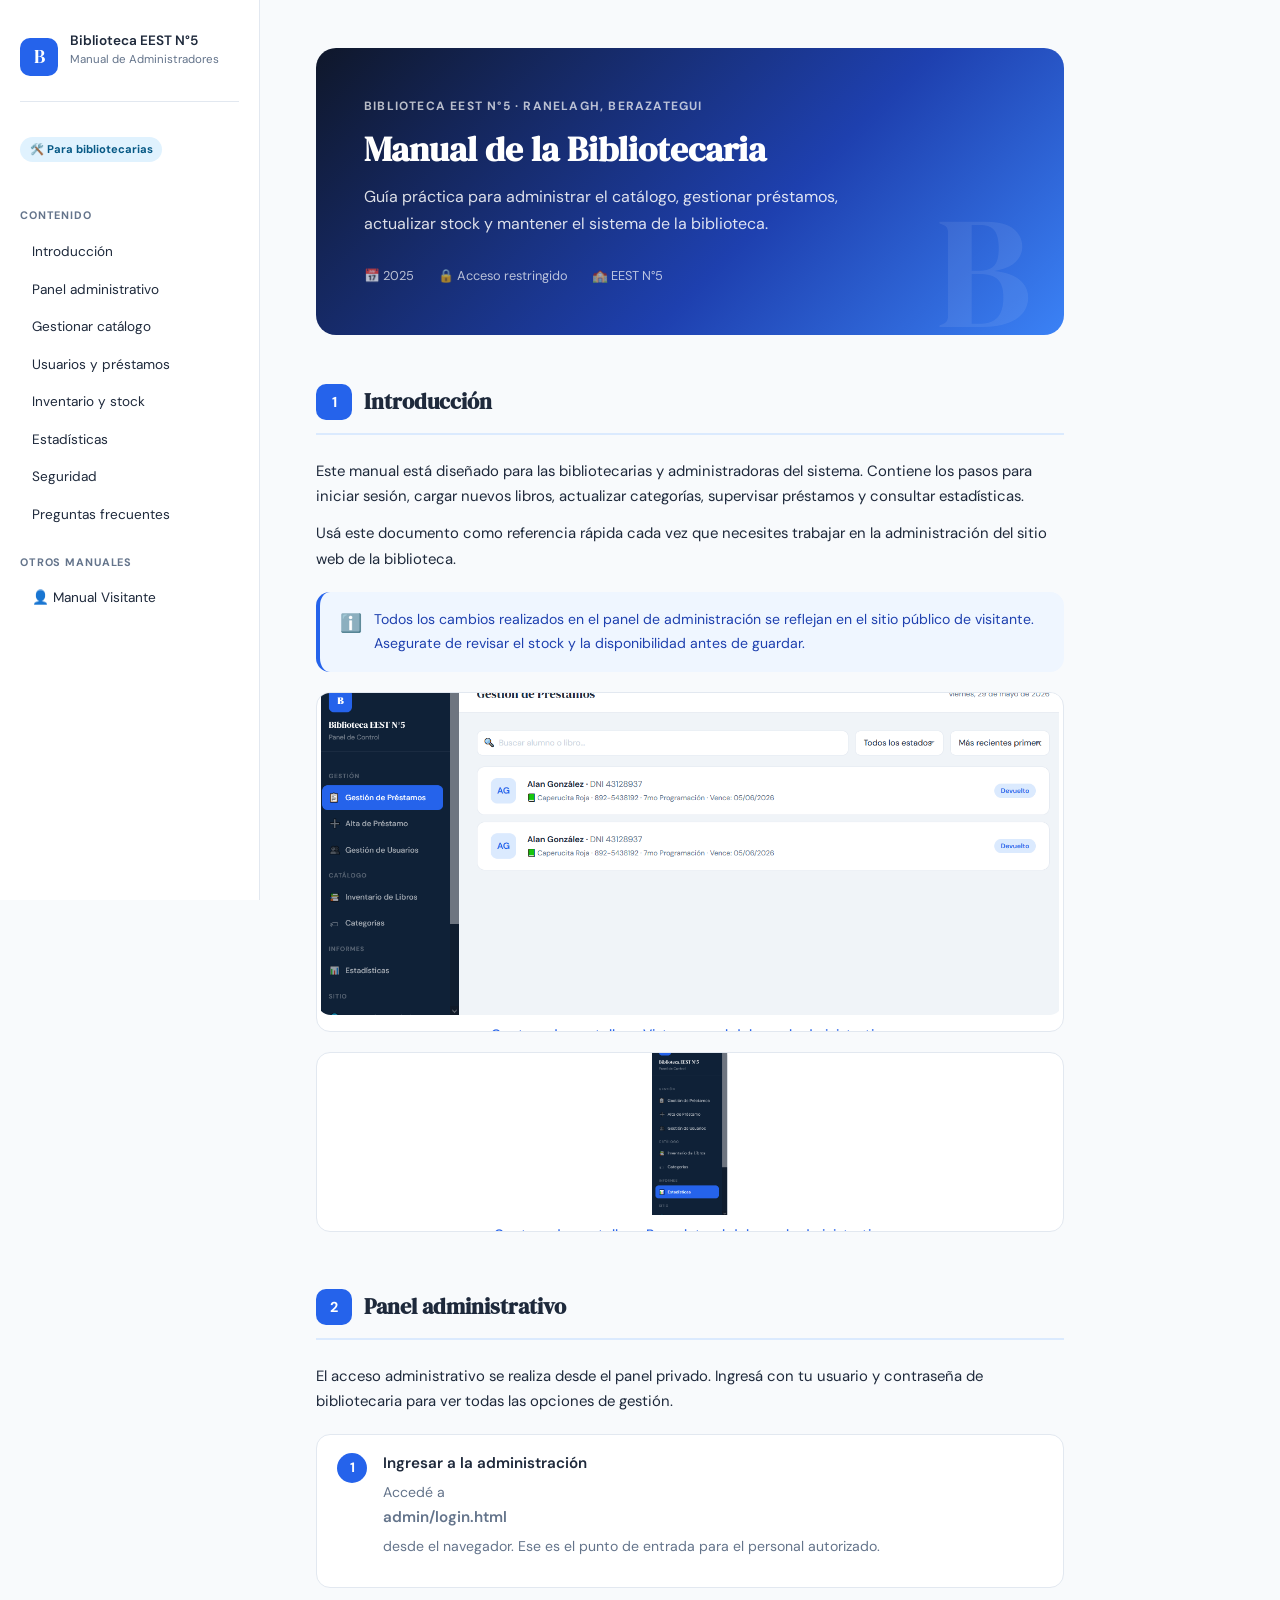
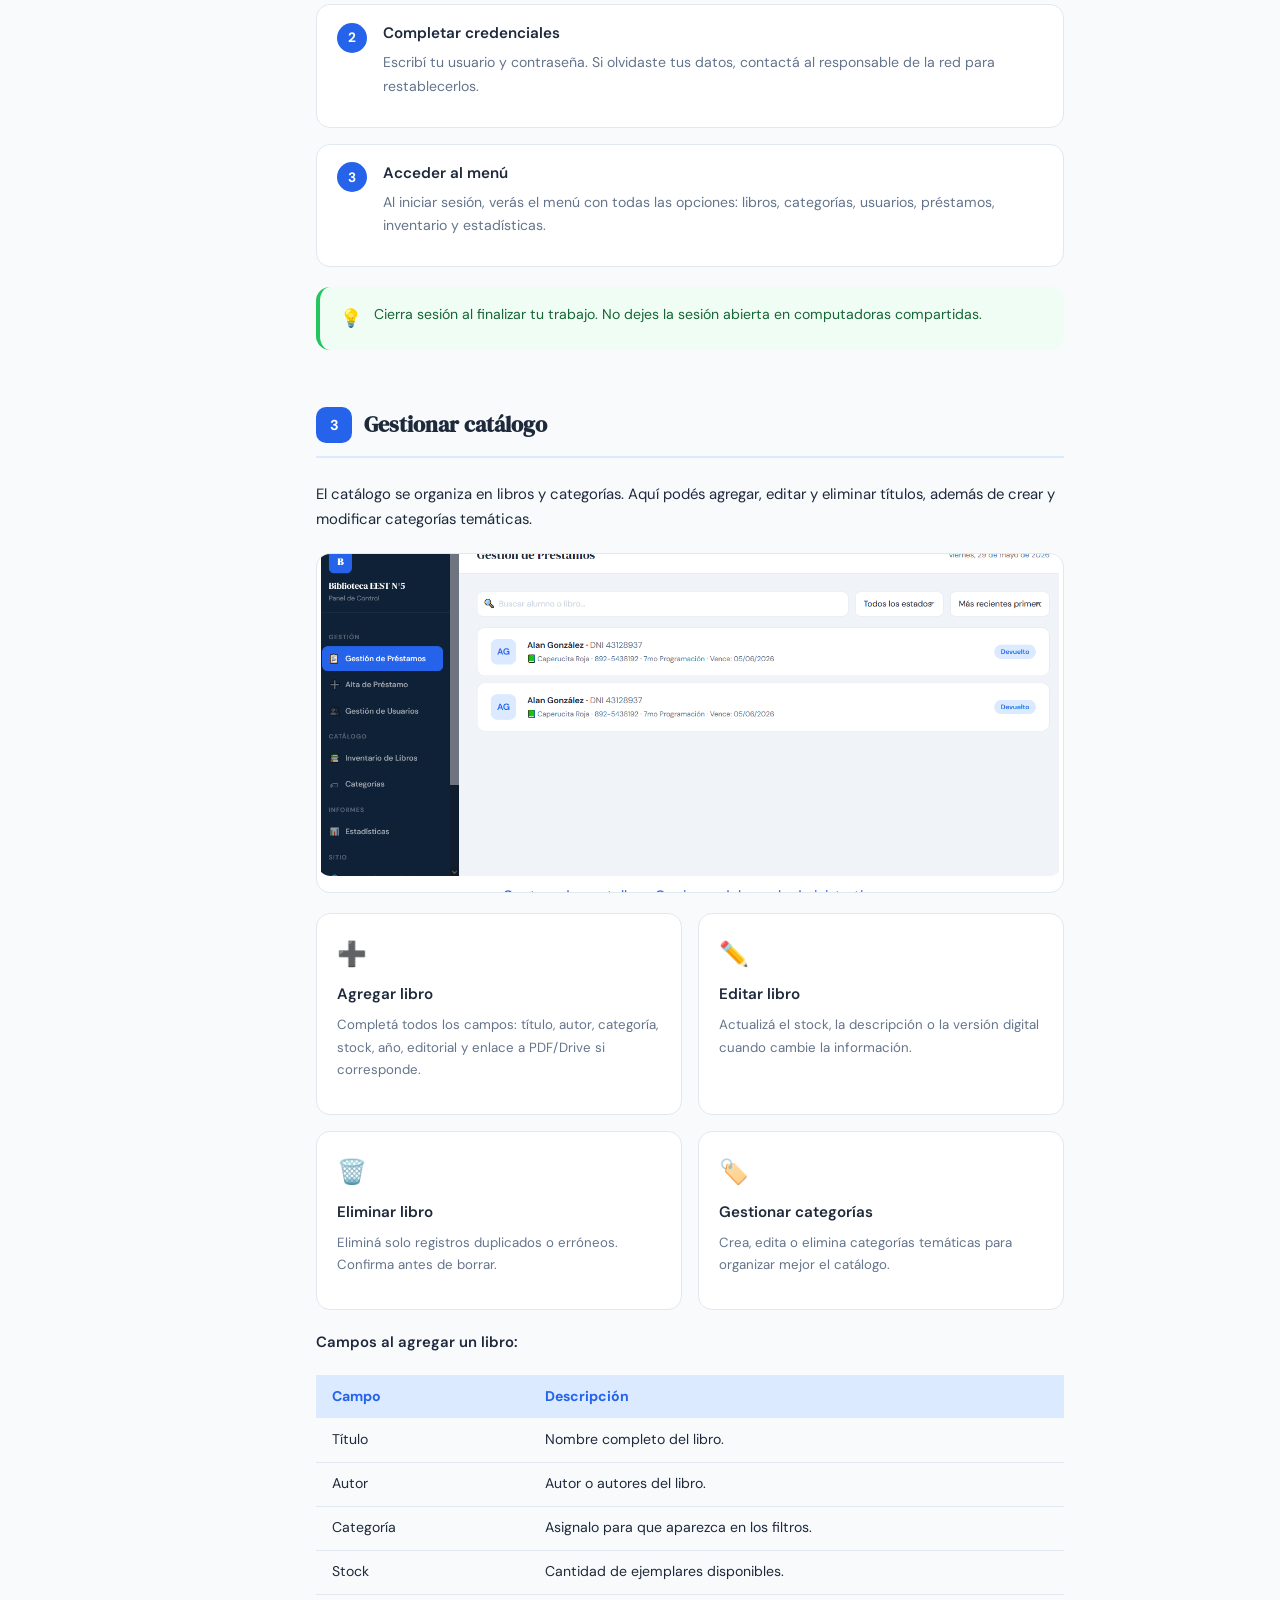
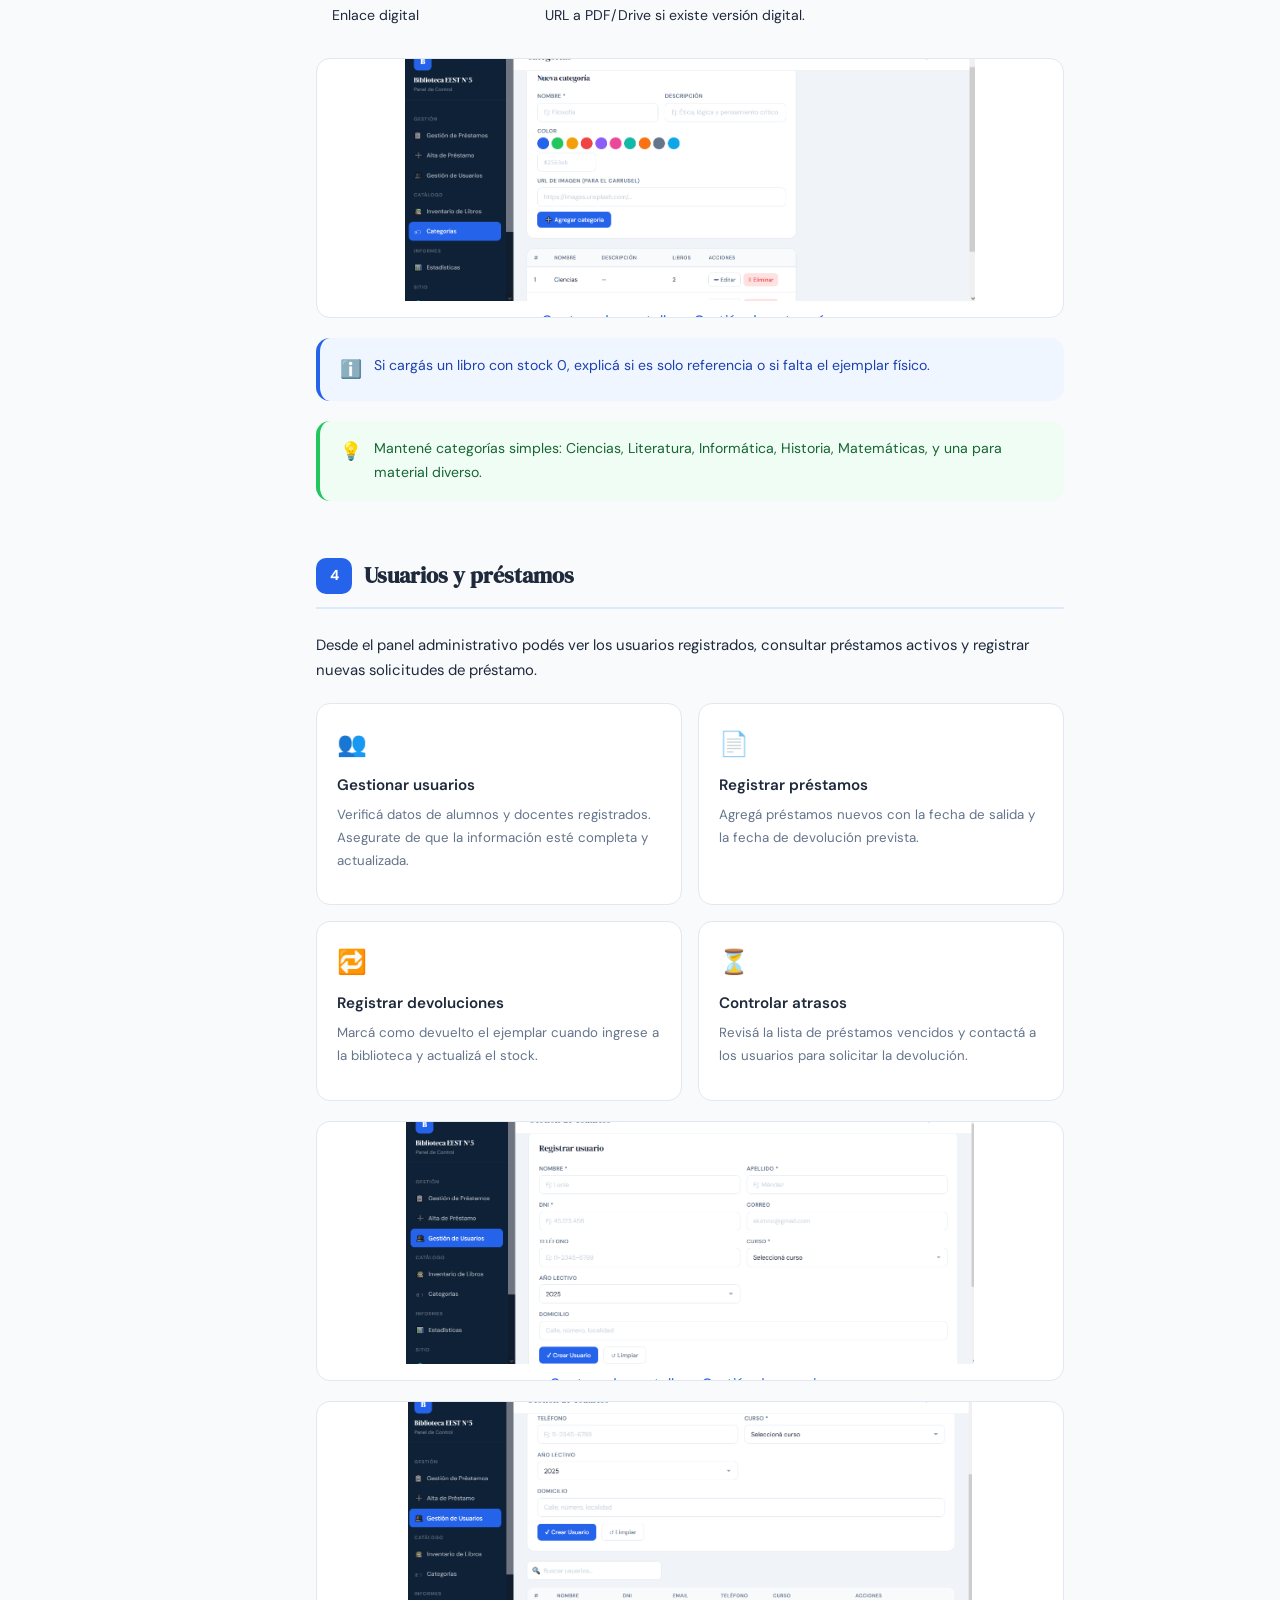
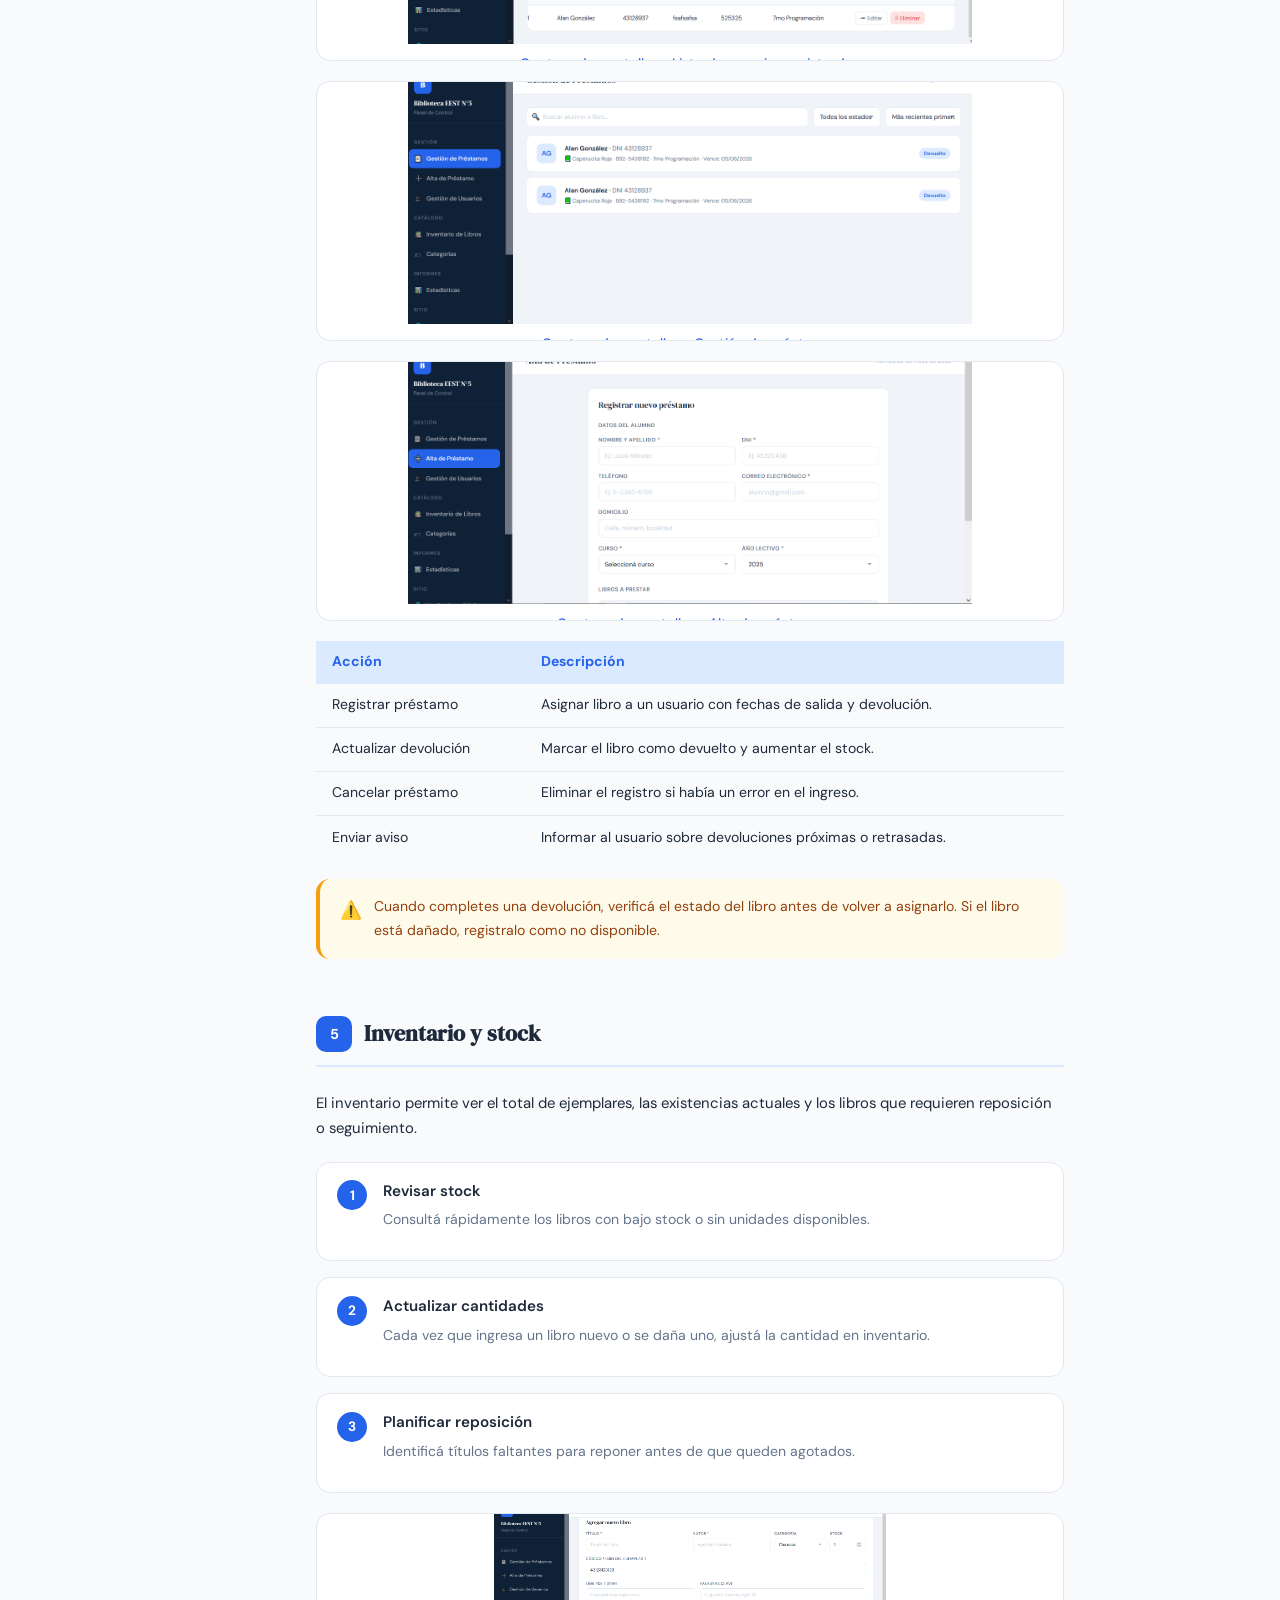
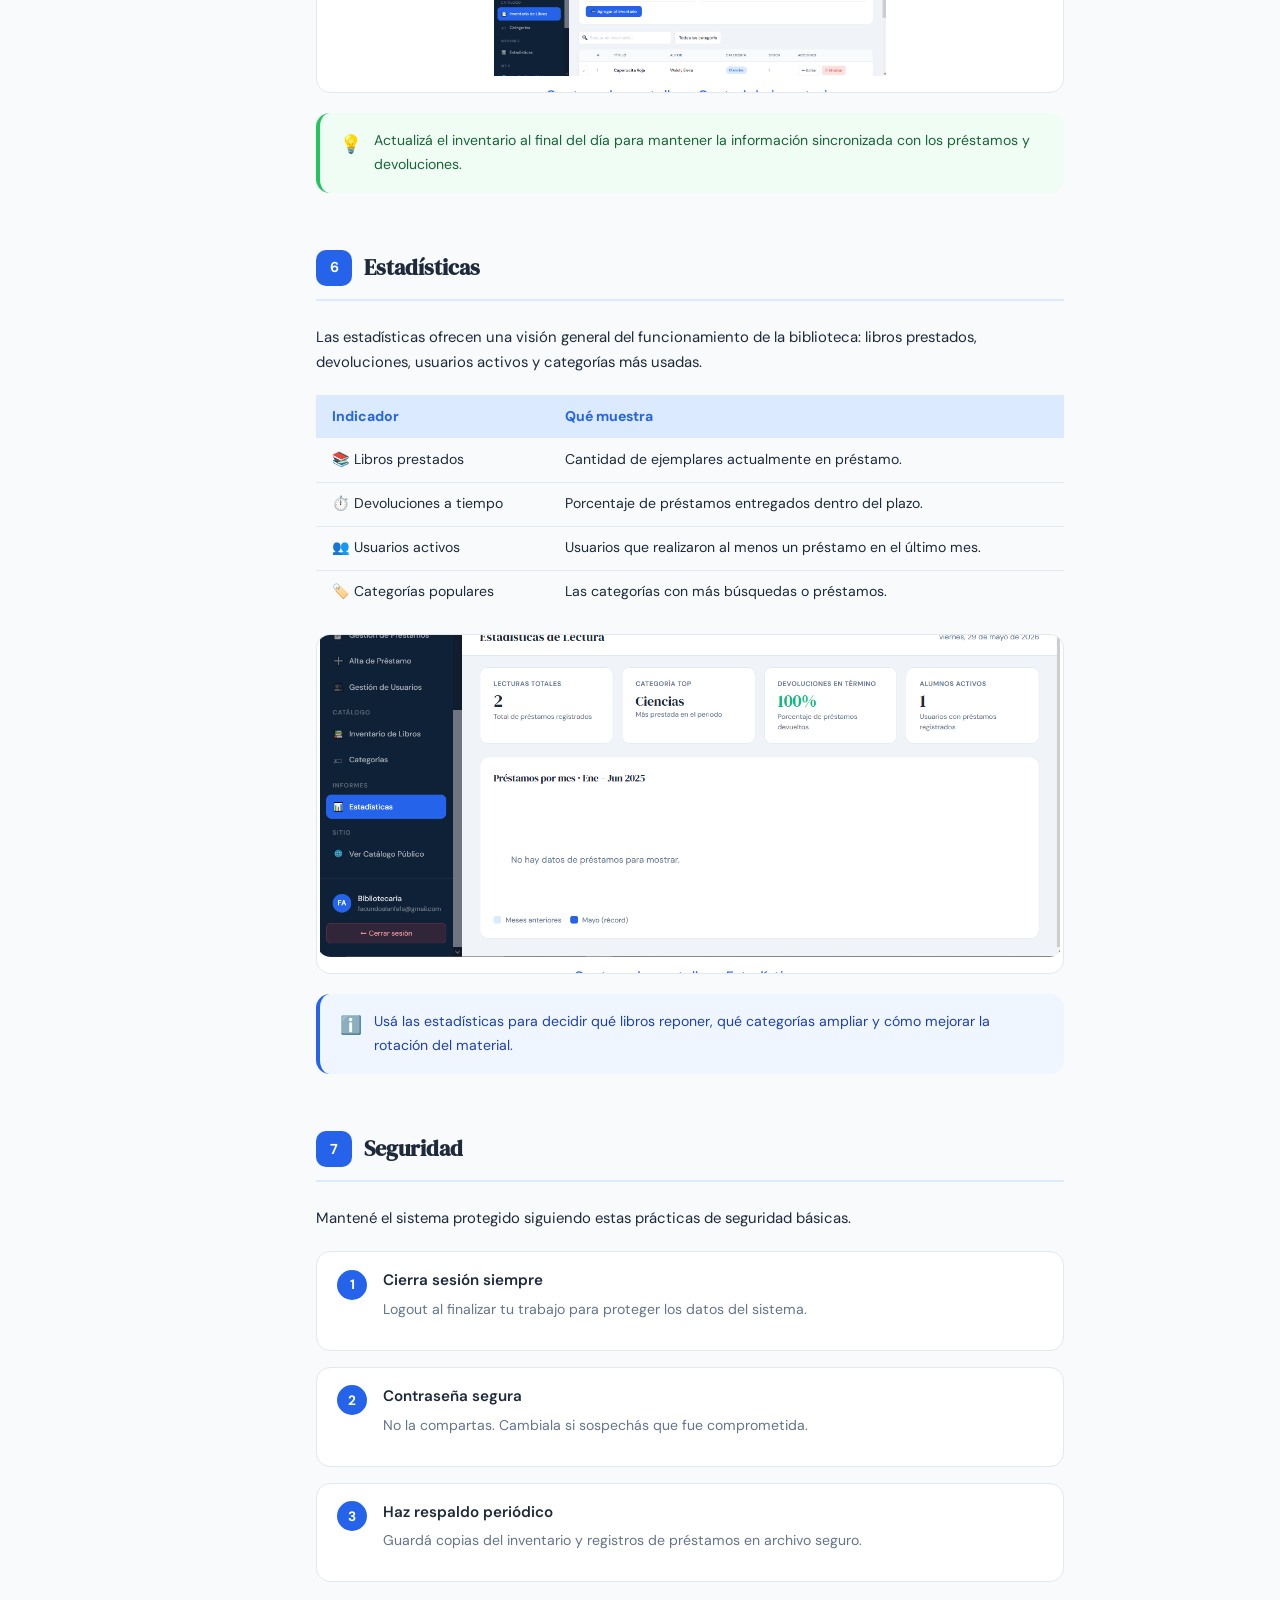
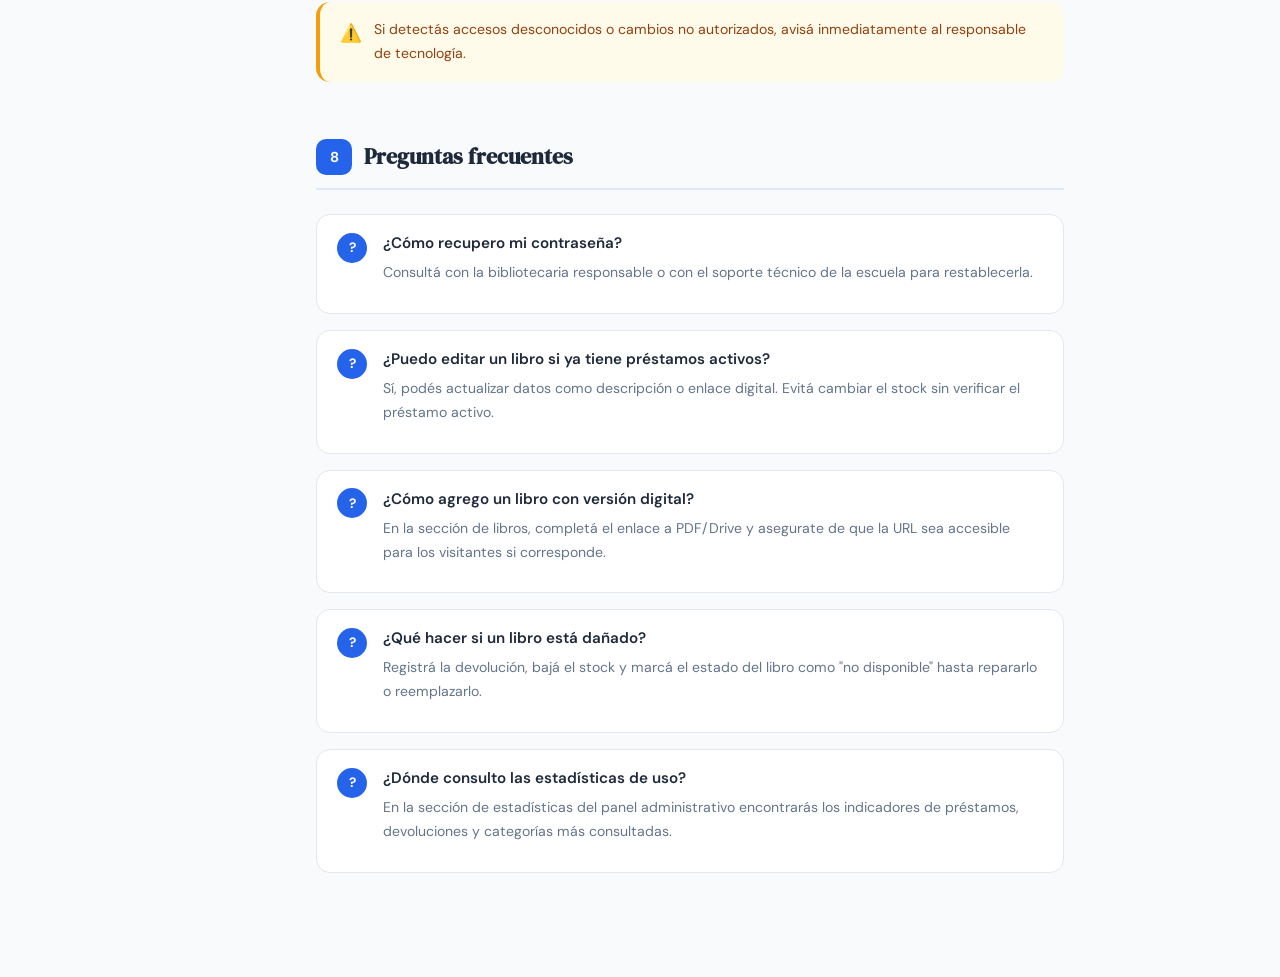
<file: manual-bibliotecaria.html>
<!DOCTYPE html>
<html lang="es">
<head>
  <meta charset="UTF-8" />
  <meta name="viewport" content="width=device-width, initial-scale=1.0" />
  <title>Manual de Usuario · Bibliotecaria · Biblioteca EEST N°5</title>
  <link href="https://fonts.googleapis.com/css2?family=DM+Serif+Display:ital@0;1&family=DM+Sans:wght@300;400;500;600&display=swap" rel="stylesheet" />
  <style>
    *, *::before, *::after { box-sizing: border-box; margin: 0; padding: 0; }

    :root {
      --brand: #2563eb;
      --brand-light: #dbeafe;
      --text: #1e293b;
      --muted: #64748b;
      --bg: #f8fafc;
      --white: #ffffff;
      --border: #e2e8f0;
      --success: #22c55e;
      --warning: #f59e0b;
      --radius: 14px;
    }

    body {
      font-family: 'DM Sans', sans-serif;
      background: var(--bg);
      color: var(--text);
      line-height: 1.7;
    }

    .layout { display: flex; min-height: 100vh; }

    .sidebar {
      width: 260px;
      background: var(--white);
      border-right: 1px solid var(--border);
      padding: 2rem 1.25rem;
      position: sticky;
      top: 0;
      height: 100vh;
      overflow-y: auto;
      flex-shrink: 0;
    }

    .sidebar-logo {
      display: flex;
      align-items: center;
      gap: .75rem;
      margin-bottom: 2rem;
      padding-bottom: 1.25rem;
      border-bottom: 1px solid var(--border);
    }

    .sidebar-logo .badge {
      width: 38px; height: 38px;
      background: var(--brand);
      color: #fff;
      border-radius: 10px;
      display: flex; align-items: center; justify-content: center;
      font-family: 'DM Serif Display', serif;
      font-size: 1.2rem;
      flex-shrink: 0;
    }

    .sidebar-logo h2 { font-size: .85rem; font-weight: 600; line-height: 1.3; }
    .sidebar-logo p { font-size: .72rem; color: var(--muted); }

    .sidebar-section { font-size: .68rem; font-weight: 700; text-transform: uppercase; letter-spacing: .08em; color: var(--muted); margin: 1.25rem 0 .5rem; }

    .sidebar a {
      display: block;
      padding: .45rem .75rem;
      border-radius: 8px;
      font-size: .85rem;
      color: var(--text);
      text-decoration: none;
      transition: background .15s;
    }
    .sidebar a:hover { background: var(--brand-light); color: var(--brand); }

    .badge-admin {
      display: inline-block;
      background: #e0f2fe;
      color: #075985;
      font-size: .7rem;
      font-weight: 700;
      padding: .2rem .6rem;
      border-radius: 99px;
      margin-bottom: 1.5rem;
    }

    .main {
      flex: 1;
      padding: 3rem 3.5rem;
      max-width: 860px;
    }

    .cover {
      background: linear-gradient(135deg, #0f172a 0%, #1e40af 60%, #3b82f6 100%);
      border-radius: 20px;
      padding: 3rem;
      color: #fff;
      margin-bottom: 3rem;
      position: relative;
      overflow: hidden;
    }
    .cover::after {
      content: 'B';
      position: absolute;
      right: 2rem; bottom: -1rem;
      font-family: 'DM Serif Display', serif;
      font-size: 10rem;
      opacity: .08;
      line-height: 1;
    }
    .cover .tag { font-size: .75rem; font-weight: 700; letter-spacing: .1em; text-transform: uppercase; opacity: .7; margin-bottom: .75rem; }
    .cover h1 { font-family: 'DM Serif Display', serif; font-size: 2.2rem; line-height: 1.2; margin-bottom: .75rem; }
    .cover p { opacity: .85; font-size: 1rem; max-width: 520px; }
    .cover .meta { margin-top: 1.75rem; display: flex; gap: 1.5rem; font-size: .8rem; opacity: .7; }

    .section { margin-bottom: 3.5rem; scroll-margin-top: 2rem; }

    .section-header {
      display: flex;
      align-items: center;
      gap: .75rem;
      margin-bottom: 1.5rem;
      padding-bottom: .75rem;
      border-bottom: 2px solid var(--brand-light);
    }
    .section-num {
      width: 36px; height: 36px;
      background: var(--brand);
      color: #fff;
      border-radius: 10px;
      display: flex; align-items: center; justify-content: center;
      font-weight: 700;
      font-size: .9rem;
      flex-shrink: 0;
    }
    .section-header h2 { font-family: 'DM Serif Display', serif; font-size: 1.4rem; }

    .img-placeholder {
      background: var(--white);
      border: 1px solid var(--border);
      border-radius: var(--radius);
      height: 260px;
      display: flex;
      flex-direction: column;
      align-items: center;
      justify-content: center;
      gap: .5rem;
      color: var(--brand);
      font-size: .85rem;
      font-weight: 500;
      margin: 1.25rem 0;
      padding: 0;
      overflow: hidden;
    }
    .img-placeholder .icon { font-size: 2rem; }
    .img-placeholder.sm { height: 180px; }
    .img-placeholder.lg { height: 340px; }
    .img-placeholder img { width: 100%; height: 100%; object-fit: contain; border-radius: var(--radius); }

    .steps { display: flex; flex-direction: column; gap: 1rem; margin: 1.25rem 0; }
    .step {
      display: flex;
      gap: 1rem;
      align-items: flex-start;
      background: var(--white);
      border: 1px solid var(--border);
      border-radius: var(--radius);
      padding: 1rem 1.25rem;
    }
    .step-num {
      width: 30px; height: 30px;
      background: var(--brand);
      color: #fff;
      border-radius: 50%;
      display: flex; align-items: center; justify-content: center;
      font-weight: 700;
      font-size: .85rem;
      flex-shrink: 0;
      margin-top: .1rem;
    }
    .step-body strong { display: block; margin-bottom: .25rem; font-size: .95rem; }
    .step-body p { font-size: .88rem; color: var(--muted); }

    .callout {
      border-radius: var(--radius);
      padding: 1rem 1.25rem;
      margin: 1.25rem 0;
      display: flex;
      gap: .75rem;
      align-items: flex-start;
      font-size: .88rem;
    }
    .callout.info { background: #eff6ff; border-left: 4px solid var(--brand); color: #1e40af; }
    .callout.tip { background: #f0fdf4; border-left: 4px solid var(--success); color: #166534; }
    .callout.warn { background: #fffbeb; border-left: 4px solid var(--warning); color: #92400e; }
    .callout .icon { font-size: 1.1rem; flex-shrink: 0; margin-top: .05rem; }

    table { width: 100%; border-collapse: collapse; margin: 1.25rem 0; font-size: .88rem; }
    th { background: var(--brand-light); color: var(--brand); font-weight: 700; padding: .6rem 1rem; text-align: left; }
    td { padding: .6rem 1rem; border-bottom: 1px solid var(--border); }
    tr:last-child td { border-bottom: none; }

    .card-grid { display: grid; grid-template-columns: 1fr 1fr; gap: 1rem; margin: 1.25rem 0; }
    .card {
      background: var(--white);
      border: 1px solid var(--border);
      border-radius: var(--radius);
      padding: 1.25rem;
    }
    .card .card-icon { font-size: 1.5rem; margin-bottom: .5rem; }
    .card h4 { font-size: .95rem; font-weight: 600; margin-bottom: .35rem; }
    .card p { font-size: .83rem; color: var(--muted); }

    p { margin-bottom: .75rem; font-size: .93rem; }
    ul, ol { padding-left: 1.5rem; margin-bottom: .75rem; font-size: .93rem; }
    li { margin-bottom: .35rem; }
    strong { font-weight: 600; }

    @media (max-width: 768px) {
      .layout { flex-direction: column; }
      .sidebar { width: 100%; height: auto; position: static; }
      .main { padding: 1.5rem; }
      .card-grid { grid-template-columns: 1fr; }
    }
  </style>
</head>
<body>
<div class="layout">

  <!-- SIDEBAR -->
  <aside class="sidebar">
    <div class="sidebar-logo">
      <div class="badge">B</div>
      <div>
        <h2>Biblioteca EEST N°5</h2>
        <p>Manual de Administradores</p>
      </div>
    </div>

    <span class="badge-admin">🛠️ Para bibliotecarias</span>

    <div class="sidebar-section">Contenido</div>
    
    <a href="#intro">Introducción</a>
    <a href="#panel">Panel administrativo</a>
    <a href="#catalogo">Gestionar catálogo</a>
    <a href="#usuarios">Usuarios y préstamos</a>
    <a href="#inventario">Inventario y stock</a>
    <a href="#estadisticas">Estadísticas</a>
    <a href="#seguridad">Seguridad</a>
    <a href="#faq">Preguntas frecuentes</a>

    <div class="sidebar-section">Otros manuales</div>
    <a href="manual-visitante.html">👤 Manual Visitante</a>
  </aside>

  <!-- MAIN -->
  <main class="main">

    <!-- COVER -->
    <div class="cover">
      <div class="tag">Biblioteca EEST N°5 · Ranelagh, Berazategui</div>
      <h1>Manual de la Bibliotecaria</h1>
      <p>Guía práctica para administrar el catálogo, gestionar préstamos, actualizar stock y mantener el sistema de la biblioteca.</p>
      <div class="meta">
        <span>📅 2025</span>
        <span>🔒 Acceso restringido</span>
        <span>🏫 EEST N°5</span>
      </div>
    </div>

    <!-- 1. INTRODUCCIÓN -->
    <div class="section" id="intro">
      <div class="section-header">
        <div class="section-num">1</div>
        <h2>Introducción</h2>
      </div>
      <p>Este manual está diseñado para las bibliotecarias y administradoras del sistema. Contiene los pasos para iniciar sesión, cargar nuevos libros, actualizar categorías, supervisar préstamos y consultar estadísticas.</p>
      <p>Usá este documento como referencia rápida cada vez que necesites trabajar en la administración del sitio web de la biblioteca.</p>

      <div class="callout info">
        <span class="icon">ℹ️</span>
        <span>Todos los cambios realizados en el panel de administración se reflejan en el sitio público de visitante. Asegurate de revisar el stock y la disponibilidad antes de guardar.</span>
      </div>

      <div class="img-placeholder lg">
        <img src="assets/img/admin vista general.PNG" alt="Vista general del panel administrativo">
        <span>Captura de pantalla — Vista general del panel administrativo</span>
      </div>

      <div class="img-placeholder sm">
        <img src="assets/img/admin sidebar.PNG" alt="Barra lateral del panel administrativo">
        <span>Captura de pantalla — Barra lateral del panel administrativo</span>
      </div>
    </div>

    <!-- 2. PANEL ADMINISTRATIVO -->
    <div class="section" id="panel">
      <div class="section-header">
        <div class="section-num">2</div>
        <h2>Panel administrativo</h2>
      </div>
      <p>El acceso administrativo se realiza desde el panel privado. Ingresá con tu usuario y contraseña de bibliotecaria para ver todas las opciones de gestión.</p>

      <div class="steps">
        <div class="step">
          <div class="step-num">1</div>
          <div class="step-body">
            <strong>Ingresar a la administración</strong>
            <p>Accedé a <strong>admin/login.html</strong> desde el navegador. Ese es el punto de entrada para el personal autorizado.</p>
          </div>
        </div>
        <div class="step">
          <div class="step-num">2</div>
          <div class="step-body">
            <strong>Completar credenciales</strong>
            <p>Escribí tu usuario y contraseña. Si olvidaste tus datos, contactá al responsable de la red para restablecerlos.</p>
          </div>
        </div>
        <div class="step">
          <div class="step-num">3</div>
          <div class="step-body">
            <strong>Acceder al menú</strong>
            <p>Al iniciar sesión, verás el menú con todas las opciones: libros, categorías, usuarios, préstamos, inventario y estadísticas.</p>
          </div>
        </div>
      </div>

      <div class="callout tip">
        <span class="icon">💡</span>
        <span>Cierra sesión al finalizar tu trabajo. No dejes la sesión abierta en computadoras compartidas.</span>
      </div>
    </div>

    <!-- 3. GESTIONAR CATÁLOGO -->
    <div class="section" id="catalogo">
      <div class="section-header">
        <div class="section-num">3</div>
        <h2>Gestionar catálogo</h2>
      </div>
      <p>El catálogo se organiza en libros y categorías. Aquí podés agregar, editar y eliminar títulos, además de crear y modificar categorías temáticas.</p>

      <div class="img-placeholder lg">
        <img src="assets/img/admin vista general.PNG" alt="Vista general del panel administrativo">
        <span>Captura de pantalla — Opciones del panel administrativo</span>
      </div>

      <div class="card-grid">
        <div class="card">
          <div class="card-icon">➕</div>
          <h4>Agregar libro</h4>
          <p>Completá todos los campos: título, autor, categoría, stock, año, editorial y enlace a PDF/Drive si corresponde.</p>
        </div>
        <div class="card">
          <div class="card-icon">✏️</div>
          <h4>Editar libro</h4>
          <p>Actualizá el stock, la descripción o la versión digital cuando cambie la información.</p>
        </div>
        <div class="card">
          <div class="card-icon">🗑️</div>
          <h4>Eliminar libro</h4>
          <p>Eliminá solo registros duplicados o erróneos. Confirma antes de borrar.</p>
        </div>
        <div class="card">
          <div class="card-icon">🏷️</div>
          <h4>Gestionar categorías</h4>
          <p>Crea, edita o elimina categorías temáticas para organizar mejor el catálogo.</p>
        </div>
      </div>

      <p><strong>Campos al agregar un libro:</strong></p>
      <table>
        <thead>
          <tr><th>Campo</th><th>Descripción</th></tr>
        </thead>
        <tbody>
          <tr><td>Título</td><td>Nombre completo del libro.</td></tr>
          <tr><td>Autor</td><td>Autor o autores del libro.</td></tr>
          <tr><td>Categoría</td><td>Asignalo para que aparezca en los filtros.</td></tr>
          <tr><td>Stock</td><td>Cantidad de ejemplares disponibles.</td></tr>
          <tr><td>Enlace digital</td><td>URL a PDF/Drive si existe versión digital.</td></tr>
        </tbody>
      </table>

      <div class="img-placeholder">
        <img src="assets/img/admin gestion categorias.PNG" alt="Gestión de categorías">
        <span>Captura de pantalla — Gestión de categorías</span>
      </div>

      <div class="callout info">
        <span class="icon">ℹ️</span>
        <span>Si cargás un libro con stock 0, explicá si es solo referencia o si falta el ejemplar físico.</span>
      </div>

      <div class="callout tip">
        <span class="icon">💡</span>
        <span>Mantené categorías simples: Ciencias, Literatura, Informática, Historia, Matemáticas, y una para material diverso.</span>
      </div>
    </div>

    <!-- 4. USUARIOS Y PRÉSTAMOS -->
    <div class="section" id="usuarios">
      <div class="section-header">
        <div class="section-num">4</div>
        <h2>Usuarios y préstamos</h2>
      </div>
      <p>Desde el panel administrativo podés ver los usuarios registrados, consultar préstamos activos y registrar nuevas solicitudes de préstamo.</p>

      <div class="card-grid">
        <div class="card">
          <div class="card-icon">👥</div>
          <h4>Gestionar usuarios</h4>
          <p>Verificá datos de alumnos y docentes registrados. Asegurate de que la información esté completa y actualizada.</p>
        </div>
        <div class="card">
          <div class="card-icon">📄</div>
          <h4>Registrar préstamos</h4>
          <p>Agregá préstamos nuevos con la fecha de salida y la fecha de devolución prevista.</p>
        </div>
        <div class="card">
          <div class="card-icon">🔁</div>
          <h4>Registrar devoluciones</h4>
          <p>Marcá como devuelto el ejemplar cuando ingrese a la biblioteca y actualizá el stock.</p>
        </div>
        <div class="card">
          <div class="card-icon">⏳</div>
          <h4>Controlar atrasos</h4>
          <p>Revisá la lista de préstamos vencidos y contactá a los usuarios para solicitar la devolución.</p>
        </div>
      </div>

      <div class="img-placeholder">
        <img src="assets/img/admin gestion usuarios.PNG" alt="Gestión de usuarios en el panel administrativo">
        <span>Captura de pantalla — Gestión de usuarios</span>
      </div>

      <div class="img-placeholder">
        <img src="assets/img/admin lista usuarios.PNG" alt="Lista de usuarios registrados en el panel administrativo">
        <span>Captura de pantalla — Lista de usuarios registrados</span>
      </div>

      <div class="img-placeholder">
        <img src="assets/img/admin gestion prestamos.PNG" alt="Gestión de préstamos en el panel administrativo">
        <span>Captura de pantalla — Gestión de préstamos</span>
      </div>

      <div class="img-placeholder">
        <img src="assets/img/admin alta prestamo.PNG" alt="Alta de préstamo en el panel administrativo">
        <span>Captura de pantalla — Alta de préstamo</span>
      </div>

      <table>
        <thead>
          <tr><th>Acción</th><th>Descripción</th></tr>
        </thead>
        <tbody>
          <tr><td>Registrar préstamo</td><td>Asignar libro a un usuario con fechas de salida y devolución.</td></tr>
          <tr><td>Actualizar devolución</td><td>Marcar el libro como devuelto y aumentar el stock.</td></tr>
          <tr><td>Cancelar préstamo</td><td>Eliminar el registro si había un error en el ingreso.</td></tr>
          <tr><td>Enviar aviso</td><td>Informar al usuario sobre devoluciones próximas o retrasadas.</td></tr>
        </tbody>
      </table>

      <div class="callout warn">
        <span class="icon">⚠️</span>
        <span>Cuando completes una devolución, verificá el estado del libro antes de volver a asignarlo. Si el libro está dañado, registralo como no disponible.</span>
      </div>
    </div>

    <!-- 5. INVENTARIO Y STOCK -->
    <div class="section" id="inventario">
      <div class="section-header">
        <div class="section-num">5</div>
        <h2>Inventario y stock</h2>
      </div>
      <p>El inventario permite ver el total de ejemplares, las existencias actuales y los libros que requieren reposición o seguimiento.</p>

      <div class="steps">
        <div class="step">
          <div class="step-num">1</div>
          <div class="step-body">
            <strong>Revisar stock</strong>
            <p>Consultá rápidamente los libros con bajo stock o sin unidades disponibles.</p>
          </div>
        </div>
        <div class="step">
          <div class="step-num">2</div>
          <div class="step-body">
            <strong>Actualizar cantidades</strong>
            <p>Cada vez que ingresa un libro nuevo o se daña uno, ajustá la cantidad en inventario.</p>
          </div>
        </div>
        <div class="step">
          <div class="step-num">3</div>
          <div class="step-body">
            <strong>Planificar reposición</strong>
            <p>Identificá títulos faltantes para reponer antes de que queden agotados.</p>
          </div>
        </div>
      </div>

      <div class="img-placeholder sm">
        <img src="assets/img/admin gestion inventario.PNG" alt="Gestión de inventario en el panel administrativo">
        <span>Captura de pantalla — Control de inventario</span>
      </div>

      <div class="callout tip">
        <span class="icon">💡</span>
        <span>Actualizá el inventario al final del día para mantener la información sincronizada con los préstamos y devoluciones.</span>
      </div>
    </div>

    <!-- 6. ESTADÍSTICAS -->
    <div class="section" id="estadisticas">
      <div class="section-header">
        <div class="section-num">6</div>
        <h2>Estadísticas</h2>
      </div>
      <p>Las estadísticas ofrecen una visión general del funcionamiento de la biblioteca: libros prestados, devoluciones, usuarios activos y categorías más usadas.</p>

      <table>
        <thead>
          <tr><th>Indicador</th><th>Qué muestra</th></tr>
        </thead>
        <tbody>
          <tr><td>📚 Libros prestados</td><td>Cantidad de ejemplares actualmente en préstamo.</td></tr>
          <tr><td>⏱️ Devoluciones a tiempo</td><td>Porcentaje de préstamos entregados dentro del plazo.</td></tr>
          <tr><td>👥 Usuarios activos</td><td>Usuarios que realizaron al menos un préstamo en el último mes.</td></tr>
          <tr><td>🏷️ Categorías populares</td><td>Las categorías con más búsquedas o préstamos.</td></tr>
        </tbody>
      </table>

      <div class="img-placeholder lg">
        <img src="assets/img/admin estadisticas.PNG" alt="Estadísticas en el panel administrativo">
        <span>Captura de pantalla — Estadísticas</span>
      </div>

      <div class="callout info">
        <span class="icon">ℹ️</span>
        <span>Usá las estadísticas para decidir qué libros reponer, qué categorías ampliar y cómo mejorar la rotación del material.</span>
      </div>
    </div>

    <!-- 7. SEGURIDAD -->
    <div class="section" id="seguridad">
      <div class="section-header">
        <div class="section-num">7</div>
        <h2>Seguridad</h2>
      </div>
      <p>Mantené el sistema protegido siguiendo estas prácticas de seguridad básicas.</p>

      <div class="steps">
        <div class="step">
          <div class="step-num">1</div>
          <div class="step-body">
            <strong>Cierra sesión siempre</strong>
            <p>Logout al finalizar tu trabajo para proteger los datos del sistema.</p>
          </div>
        </div>
        <div class="step">
          <div class="step-num">2</div>
          <div class="step-body">
            <strong>Contraseña segura</strong>
            <p>No la compartas. Cambiala si sospechás que fue comprometida.</p>
          </div>
        </div>
        <div class="step">
          <div class="step-num">3</div>
          <div class="step-body">
            <strong>Haz respaldo periódico</strong>
            <p>Guardá copias del inventario y registros de préstamos en archivo seguro.</p>
          </div>
        </div>
      </div>

      <div class="callout warn">
        <span class="icon">⚠️</span>
        <span>Si detectás accesos desconocidos o cambios no autorizados, avisá inmediatamente al responsable de tecnología.</span>
      </div>
    </div>

    <!-- 8. FAQ -->
    <div class="section" id="faq">
      <div class="section-header">
        <div class="section-num">8</div>
        <h2>Preguntas frecuentes</h2>
      </div>

      <div class="steps">
        <div class="step">
          <div class="step-num">?</div>
          <div class="step-body">
            <strong>¿Cómo recupero mi contraseña?</strong>
            <p>Consultá con la bibliotecaria responsable o con el soporte técnico de la escuela para restablecerla.</p>
          </div>
        </div>
        <div class="step">
          <div class="step-num">?</div>
          <div class="step-body">
            <strong>¿Puedo editar un libro si ya tiene préstamos activos?</strong>
            <p>Sí, podés actualizar datos como descripción o enlace digital. Evitá cambiar el stock sin verificar el préstamo activo.</p>
          </div>
        </div>
        <div class="step">
          <div class="step-num">?</div>
          <div class="step-body">
            <strong>¿Cómo agrego un libro con versión digital?</strong>
            <p>En la sección de libros, completá el enlace a PDF/Drive y asegurate de que la URL sea accesible para los visitantes si corresponde.</p>
          </div>
        </div>
        <div class="step">
          <div class="step-num">?</div>
          <div class="step-body">
            <strong>¿Qué hacer si un libro está dañado?</strong>
            <p>Registrá la devolución, bajá el stock y marcá el estado del libro como "no disponible" hasta repararlo o reemplazarlo.</p>
          </div>
        </div>
        <div class="step">
          <div class="step-num">?</div>
          <div class="step-body">
            <strong>¿Dónde consulto las estadísticas de uso?</strong>
            <p>En la sección de estadísticas del panel administrativo encontrarás los indicadores de préstamos, devoluciones y categorías más consultadas.</p>
          </div>
        </div>
      </div>
    </div>

  </main>
</div>
</body>
</html>
</file>
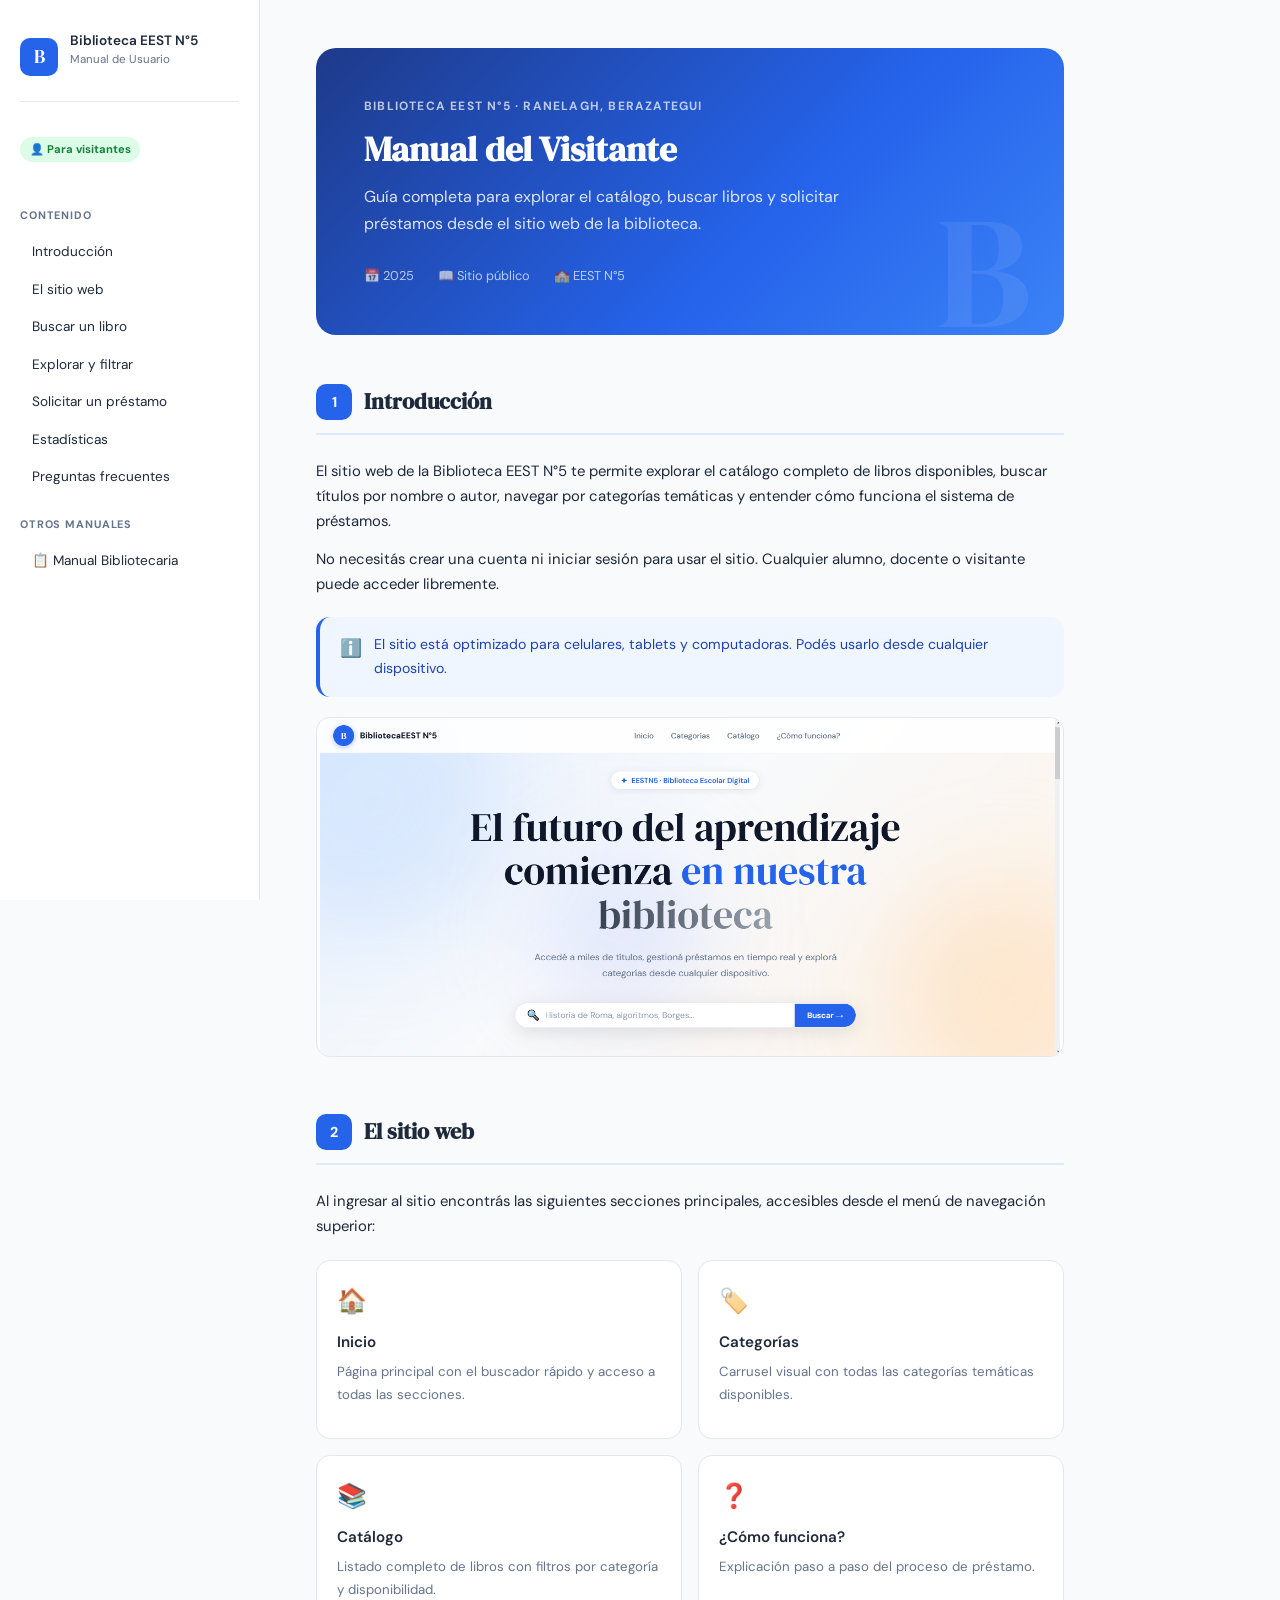
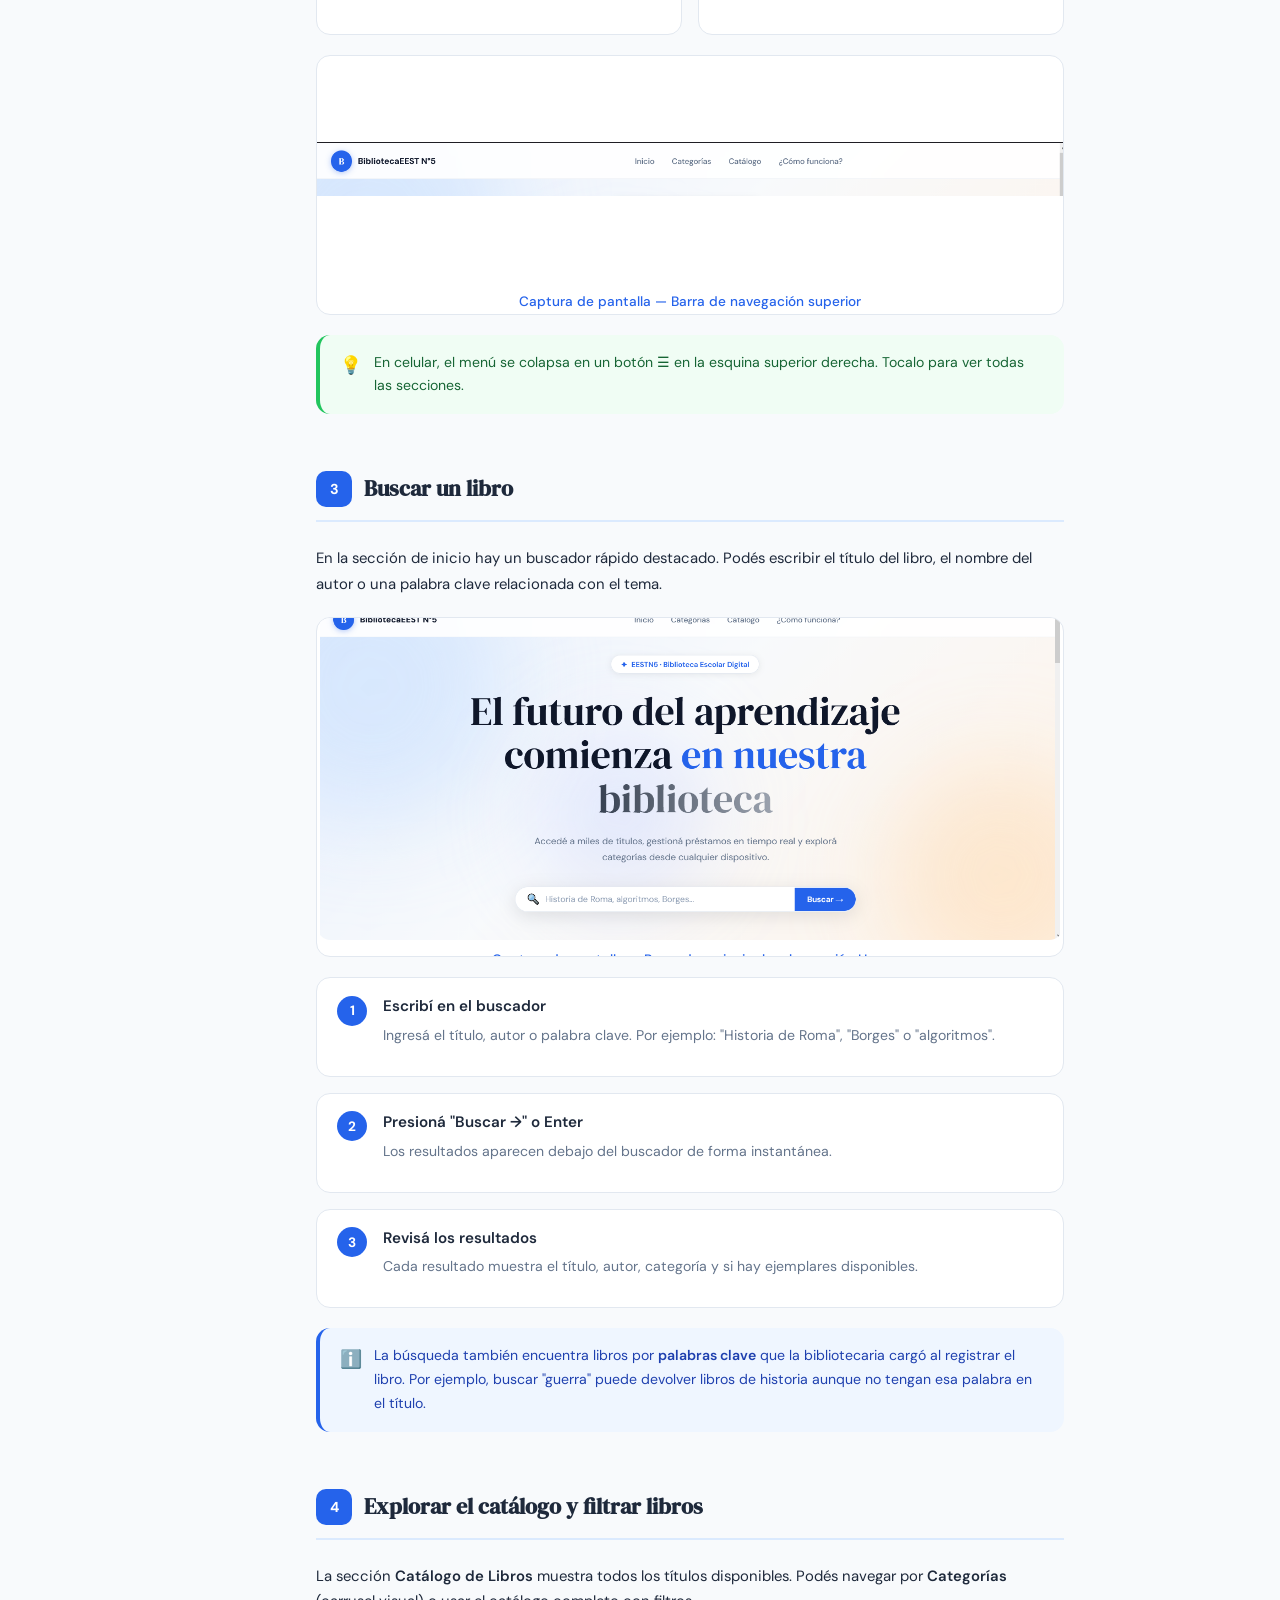
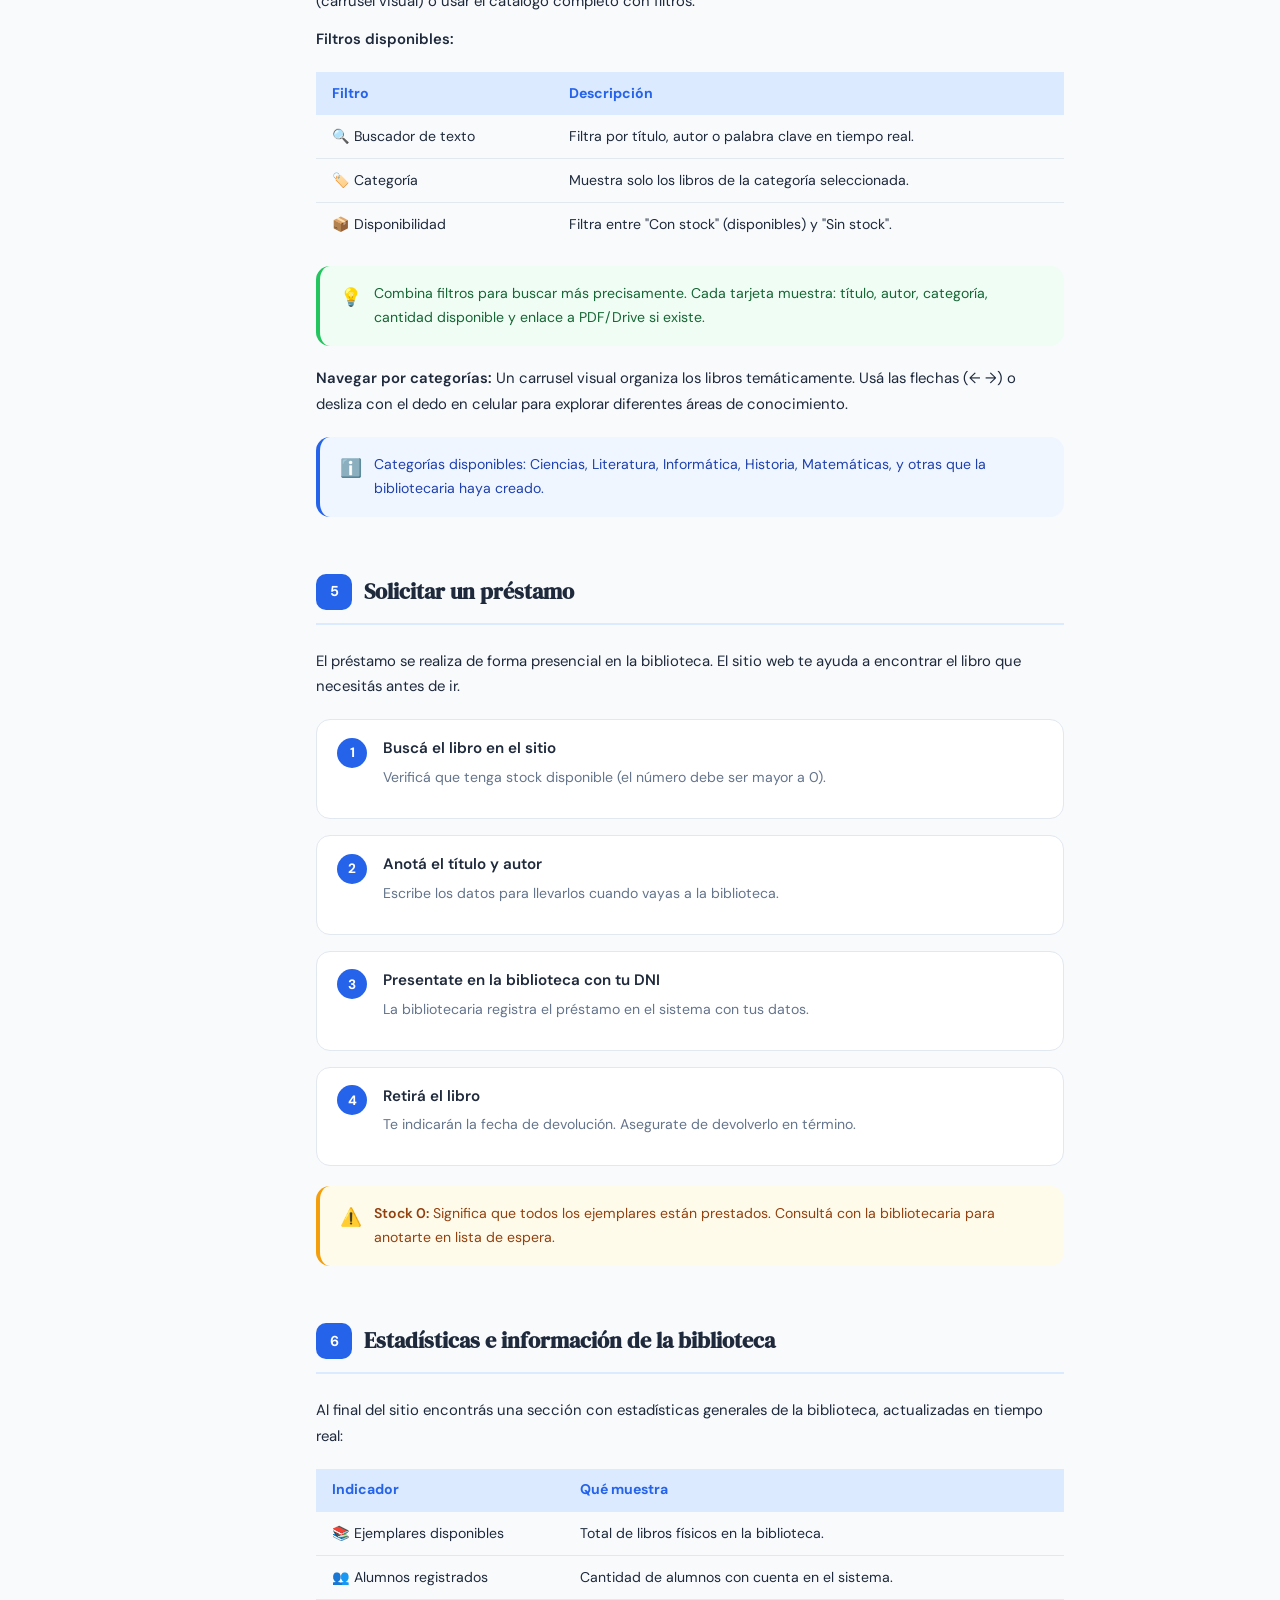
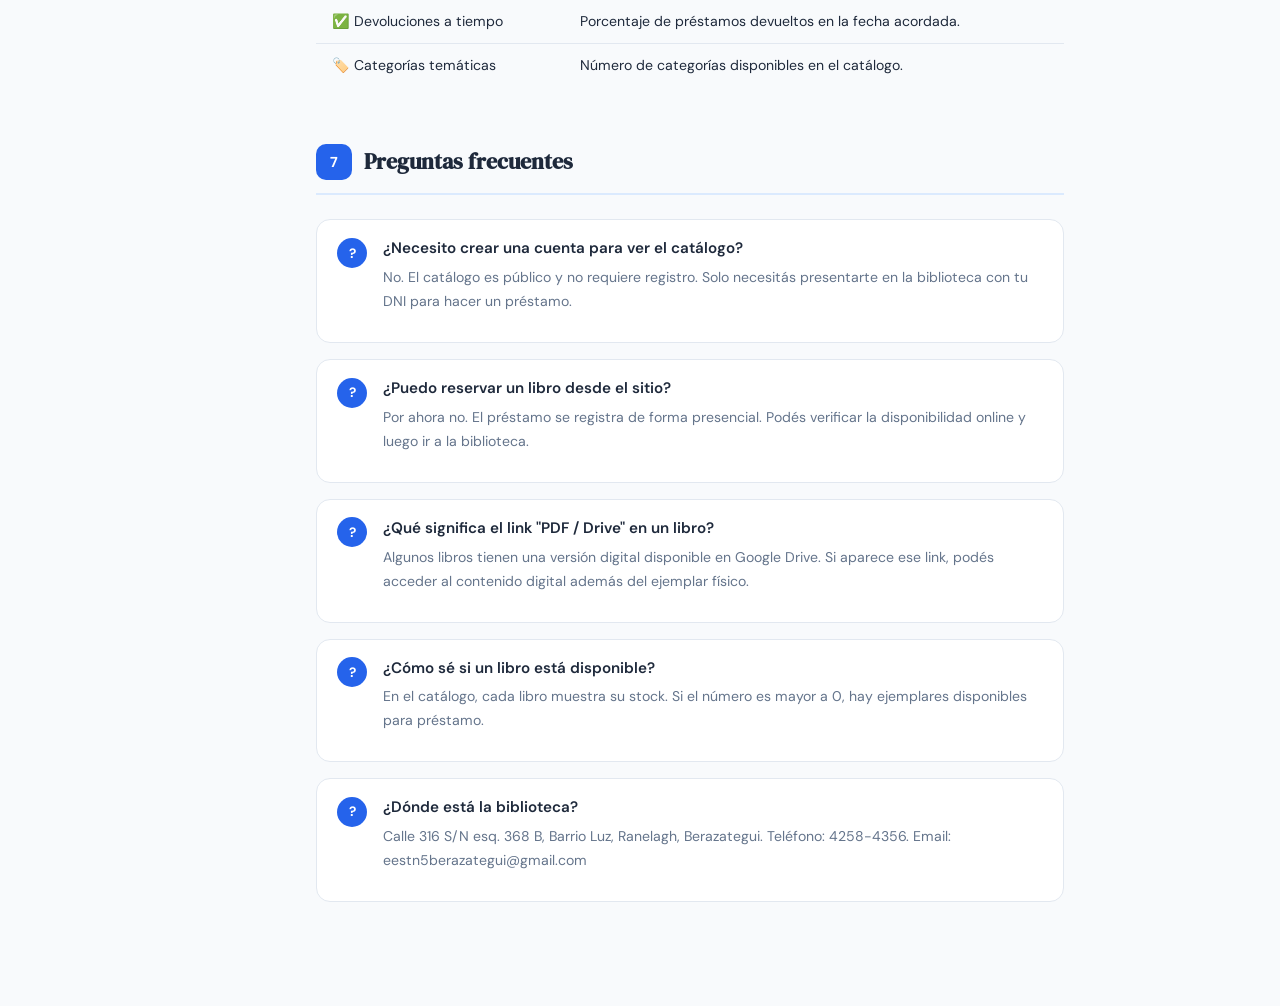
<file: manual-visitante.html>
<!DOCTYPE html>
<html lang="es">
<head>
  <meta charset="UTF-8" />
  <meta name="viewport" content="width=device-width, initial-scale=1.0" />
  <title>Manual de Usuario · Visitante · Biblioteca EEST N°5</title>
  <link href="https://fonts.googleapis.com/css2?family=DM+Serif+Display:ital@0;1&family=DM+Sans:wght@300;400;500;600&display=swap" rel="stylesheet" />
  <style>
    *, *::before, *::after { box-sizing: border-box; margin: 0; padding: 0; }

    :root {
      --brand: #2563eb;
      --brand-light: #dbeafe;
      --text: #1e293b;
      --muted: #64748b;
      --bg: #f8fafc;
      --white: #ffffff;
      --border: #e2e8f0;
      --success: #22c55e;
      --warning: #f59e0b;
      --radius: 14px;
    }

    body {
      font-family: 'DM Sans', sans-serif;
      background: var(--bg);
      color: var(--text);
      line-height: 1.7;
    }

    /* ── SIDEBAR ── */
    .layout { display: flex; min-height: 100vh; }

    .sidebar {
      width: 260px;
      background: var(--white);
      border-right: 1px solid var(--border);
      padding: 2rem 1.25rem;
      position: sticky;
      top: 0;
      height: 100vh;
      overflow-y: auto;
      flex-shrink: 0;
    }

    .sidebar-logo {
      display: flex;
      align-items: center;
      gap: .75rem;
      margin-bottom: 2rem;
      padding-bottom: 1.25rem;
      border-bottom: 1px solid var(--border);
    }

    .sidebar-logo .badge {
      width: 38px; height: 38px;
      background: var(--brand);
      color: #fff;
      border-radius: 10px;
      display: flex; align-items: center; justify-content: center;
      font-family: 'DM Serif Display', serif;
      font-size: 1.2rem;
      flex-shrink: 0;
    }

    .sidebar-logo h2 { font-size: .85rem; font-weight: 600; line-height: 1.3; }
    .sidebar-logo p { font-size: .72rem; color: var(--muted); }

    .sidebar-section { font-size: .68rem; font-weight: 700; text-transform: uppercase; letter-spacing: .08em; color: var(--muted); margin: 1.25rem 0 .5rem; }

    .sidebar a {
      display: block;
      padding: .45rem .75rem;
      border-radius: 8px;
      font-size: .85rem;
      color: var(--text);
      text-decoration: none;
      transition: background .15s;
    }
    .sidebar a:hover { background: var(--brand-light); color: var(--brand); }

    .badge-visitante {
      display: inline-block;
      background: #dcfce7;
      color: #15803d;
      font-size: .7rem;
      font-weight: 700;
      padding: .2rem .6rem;
      border-radius: 99px;
      margin-bottom: 1.5rem;
    }

    /* ── MAIN ── */
    .main {
      flex: 1;
      padding: 3rem 3.5rem;
      max-width: 860px;
    }

    /* ── COVER ── */
    .cover {
      background: linear-gradient(135deg, #1e3a8a 0%, #2563eb 60%, #3b82f6 100%);
      border-radius: 20px;
      padding: 3rem;
      color: #fff;
      margin-bottom: 3rem;
      position: relative;
      overflow: hidden;
    }
    .cover::after {
      content: 'B';
      position: absolute;
      right: 2rem; bottom: -1rem;
      font-family: 'DM Serif Display', serif;
      font-size: 10rem;
      opacity: .08;
      line-height: 1;
    }
    .cover .tag { font-size: .75rem; font-weight: 700; letter-spacing: .1em; text-transform: uppercase; opacity: .7; margin-bottom: .75rem; }
    .cover h1 { font-family: 'DM Serif Display', serif; font-size: 2.2rem; line-height: 1.2; margin-bottom: .75rem; }
    .cover p { opacity: .85; font-size: 1rem; max-width: 480px; }
    .cover .meta { margin-top: 1.75rem; display: flex; gap: 1.5rem; font-size: .8rem; opacity: .7; }

    /* ── SECTIONS ── */
    .section { margin-bottom: 3.5rem; scroll-margin-top: 2rem; }

    .section-header {
      display: flex;
      align-items: center;
      gap: .75rem;
      margin-bottom: 1.5rem;
      padding-bottom: .75rem;
      border-bottom: 2px solid var(--brand-light);
    }
    .section-num {
      width: 36px; height: 36px;
      background: var(--brand);
      color: #fff;
      border-radius: 10px;
      display: flex; align-items: center; justify-content: center;
      font-weight: 700;
      font-size: .9rem;
      flex-shrink: 0;
    }
    .section-header h2 { font-family: 'DM Serif Display', serif; font-size: 1.4rem; }

    /* ── IMAGE PLACEHOLDER ── */
    .img-placeholder {
      background: var(--white);
      border: 1px solid var(--border);
      border-radius: var(--radius);
      height: 260px;
      display: flex;
      flex-direction: column;
      align-items: center;
      justify-content: center;
      gap: .5rem;
      color: var(--brand);
      font-size: .85rem;
      font-weight: 500;
      margin: 1.25rem 0;
      padding: 0;
      overflow: hidden;
    }
    .img-placeholder .icon { font-size: 2rem; }
    .img-placeholder.sm { height: 180px; }
    .img-placeholder.lg { height: 340px; }
    .img-placeholder img { width: 100%; height: 100%; object-fit: contain; border-radius: var(--radius); }

    /* ── STEPS ── */
    .steps { display: flex; flex-direction: column; gap: 1rem; margin: 1.25rem 0; }
    .step {
      display: flex;
      gap: 1rem;
      align-items: flex-start;
      background: var(--white);
      border: 1px solid var(--border);
      border-radius: var(--radius);
      padding: 1rem 1.25rem;
    }
    .step-num {
      width: 30px; height: 30px;
      background: var(--brand);
      color: #fff;
      border-radius: 50%;
      display: flex; align-items: center; justify-content: center;
      font-weight: 700;
      font-size: .85rem;
      flex-shrink: 0;
      margin-top: .1rem;
    }
    .step-body strong { display: block; margin-bottom: .25rem; font-size: .95rem; }
    .step-body p { font-size: .88rem; color: var(--muted); }

    /* ── CALLOUT ── */
    .callout {
      border-radius: var(--radius);
      padding: 1rem 1.25rem;
      margin: 1.25rem 0;
      display: flex;
      gap: .75rem;
      align-items: flex-start;
      font-size: .88rem;
    }
    .callout.info { background: #eff6ff; border-left: 4px solid var(--brand); color: #1e40af; }
    .callout.tip { background: #f0fdf4; border-left: 4px solid var(--success); color: #166534; }
    .callout.warn { background: #fffbeb; border-left: 4px solid var(--warning); color: #92400e; }
    .callout .icon { font-size: 1.1rem; flex-shrink: 0; margin-top: .05rem; }

    /* ── TABLE ── */
    table { width: 100%; border-collapse: collapse; margin: 1.25rem 0; font-size: .88rem; }
    th { background: var(--brand-light); color: var(--brand); font-weight: 700; padding: .6rem 1rem; text-align: left; }
    td { padding: .6rem 1rem; border-bottom: 1px solid var(--border); }
    tr:last-child td { border-bottom: none; }

    /* ── CARD GRID ── */
    .card-grid { display: grid; grid-template-columns: 1fr 1fr; gap: 1rem; margin: 1.25rem 0; }
    .card {
      background: var(--white);
      border: 1px solid var(--border);
      border-radius: var(--radius);
      padding: 1.25rem;
    }
    .card .card-icon { font-size: 1.5rem; margin-bottom: .5rem; }
    .card h4 { font-size: .95rem; font-weight: 600; margin-bottom: .35rem; }
    .card p { font-size: .83rem; color: var(--muted); }

    p { margin-bottom: .75rem; font-size: .93rem; }
    ul, ol { padding-left: 1.5rem; margin-bottom: .75rem; font-size: .93rem; }
    li { margin-bottom: .35rem; }
    strong { font-weight: 600; }

    @media (max-width: 768px) {
      .layout { flex-direction: column; }
      .sidebar { width: 100%; height: auto; position: static; }
      .main { padding: 1.5rem; }
      .card-grid { grid-template-columns: 1fr; }
    }
  </style>
</head>
<body>
<div class="layout">

  <!-- SIDEBAR -->
  <aside class="sidebar">
    <div class="sidebar-logo">
      <div class="badge">B</div>
      <div>
        <h2>Biblioteca EEST N°5</h2>
        <p>Manual de Usuario</p>
      </div>
    </div>

    <span class="badge-visitante">👤 Para visitantes</span>

    <div class="sidebar-section">Contenido</div>
    <a href="#intro">Introducción</a>
    <a href="#sitio">El sitio web</a>
    <a href="#buscar">Buscar un libro</a>
    <a href="#catalogo">Explorar y filtrar</a>
    <a href="#prestamo">Solicitar un préstamo</a>
    <a href="#estadisticas">Estadísticas</a>
    <a href="#faq">Preguntas frecuentes</a>

    <div class="sidebar-section">Otros manuales</div>
    <a href="manual-bibliotecaria.html">📋 Manual Bibliotecaria</a>
  </aside>

  <!-- MAIN -->
  <main class="main">

    <!-- COVER -->
    <div class="cover">
      <div class="tag">Biblioteca EEST N°5 · Ranelagh, Berazategui</div>
      <h1>Manual del Visitante</h1>
      <p>Guía completa para explorar el catálogo, buscar libros y solicitar préstamos desde el sitio web de la biblioteca.</p>
      <div class="meta">
        <span>📅 2025</span>
        <span>📖 Sitio público</span>
        <span>🏫 EEST N°5</span>
      </div>
    </div>

    <!-- 1. INTRODUCCIÓN -->
    <div class="section" id="intro">
      <div class="section-header">
        <div class="section-num">1</div>
        <h2>Introducción</h2>
      </div>
      <p>El sitio web de la Biblioteca EEST N°5 te permite explorar el catálogo completo de libros disponibles, buscar títulos por nombre o autor, navegar por categorías temáticas y entender cómo funciona el sistema de préstamos.</p>
      <p>No necesitás crear una cuenta ni iniciar sesión para usar el sitio. Cualquier alumno, docente o visitante puede acceder libremente.</p>

      <div class="callout info">
        <span class="icon">ℹ️</span>
        <span>El sitio está optimizado para celulares, tablets y computadoras. Podés usarlo desde cualquier dispositivo.</span>
      </div>

      <div class="img-placeholder lg">
        <img src="assets/img/Pantala Principal.PNG" alt="">
  <!--      <span class="icon">🖼️</span>
        <span>Captura de pantalla — Vista general del sitio (página de inicio)</span>         -->
      </div>
    </div>

    <!-- 2. EL SITIO WEB -->
    <div class="section" id="sitio">
      <div class="section-header">
        <div class="section-num">2</div>
        <h2>El sitio web</h2>
      </div>
      <p>Al ingresar al sitio encontrás las siguientes secciones principales, accesibles desde el menú de navegación superior:</p>

      <div class="card-grid">
        <div class="card">
          <div class="card-icon">🏠</div>
          <h4>Inicio</h4>
          <p>Página principal con el buscador rápido y acceso a todas las secciones.</p>
        </div>
        <div class="card">
          <div class="card-icon">🏷️</div>
          <h4>Categorías</h4>
          <p>Carrusel visual con todas las categorías temáticas disponibles.</p>
        </div>
        <div class="card">
          <div class="card-icon">📚</div>
          <h4>Catálogo</h4>
          <p>Listado completo de libros con filtros por categoría y disponibilidad.</p>
        </div>
        <div class="card">
          <div class="card-icon">❓</div>
          <h4>¿Cómo funciona?</h4>
          <p>Explicación paso a paso del proceso de préstamo.</p>
        </div>
      </div>

      <div class="img-placeholder">
        <img src="assets/img/public header.PNG" alt="Barra de navegación superior del sitio">
        <span>Captura de pantalla — Barra de navegación superior</span>
      </div>

      <div class="callout tip">
        <span class="icon">💡</span>
        <span>En celular, el menú se colapsa en un botón ☰ en la esquina superior derecha. Tocalo para ver todas las secciones.</span>
      </div>
    </div>

    <!-- 3. BUSCAR UN LIBRO -->
    <div class="section" id="buscar">
      <div class="section-header">
        <div class="section-num">3</div>
        <h2>Buscar un libro</h2>
      </div>
      <p>En la sección de inicio hay un buscador rápido destacado. Podés escribir el título del libro, el nombre del autor o una palabra clave relacionada con el tema.</p>

      <div class="img-placeholder lg">
        <img src="assets/img/Pantala Principal.PNG" alt="Buscador principal en la sección Hero">
        <span>Captura de pantalla — Buscador principal en la sección Hero</span>
      </div>

      <div class="steps">
        <div class="step">
          <div class="step-num">1</div>
          <div class="step-body">
            <strong>Escribí en el buscador</strong>
            <p>Ingresá el título, autor o palabra clave. Por ejemplo: "Historia de Roma", "Borges" o "algoritmos".</p>
          </div>
        </div>
        <div class="step">
          <div class="step-num">2</div>
          <div class="step-body">
            <strong>Presioná "Buscar →" o Enter</strong>
            <p>Los resultados aparecen debajo del buscador de forma instantánea.</p>
          </div>
        </div>
        <div class="step">
          <div class="step-num">3</div>
          <div class="step-body">
            <strong>Revisá los resultados</strong>
            <p>Cada resultado muestra el título, autor, categoría y si hay ejemplares disponibles.</p>
          </div>
        </div>
      </div>

      <div class="callout info">
        <span class="icon">ℹ️</span>
        <span>La búsqueda también encuentra libros por <strong>palabras clave</strong> que la bibliotecaria cargó al registrar el libro. Por ejemplo, buscar "guerra" puede devolver libros de historia aunque no tengan esa palabra en el título.</span>
      </div>
    </div>

    <!-- 4. EXPLORAR Y FILTRAR -->
    <div class="section" id="catalogo">
      <div class="section-header">
        <div class="section-num">4</div>
        <h2>Explorar el catálogo y filtrar libros</h2>
      </div>
      <p>La sección <strong>Catálogo de Libros</strong> muestra todos los títulos disponibles. Podés navegar por <strong>Categorías</strong> (carrusel visual) o usar el catálogo completo con filtros.</p>

      <p><strong>Filtros disponibles:</strong></p>
      <table>
        <thead>
          <tr><th>Filtro</th><th>Descripción</th></tr>
        </thead>
        <tbody>
          <tr><td>🔍 Buscador de texto</td><td>Filtra por título, autor o palabra clave en tiempo real.</td></tr>
          <tr><td>🏷️ Categoría</td><td>Muestra solo los libros de la categoría seleccionada.</td></tr>
          <tr><td>📦 Disponibilidad</td><td>Filtra entre "Con stock" (disponibles) y "Sin stock".</td></tr>
        </tbody>
      </table>

      <div class="callout tip">
        <span class="icon">💡</span>
        <span>Combina filtros para buscar más precisamente. Cada tarjeta muestra: título, autor, categoría, cantidad disponible y enlace a PDF/Drive si existe.</span>
      </div>

      <p><strong>Navegar por categorías:</strong> Un carrusel visual organiza los libros temáticamente. Usá las flechas (← →) o desliza con el dedo en celular para explorar diferentes áreas de conocimiento.</p>

      <div class="callout info">
        <span class="icon">ℹ️</span>
        <span>Categorías disponibles: Ciencias, Literatura, Informática, Historia, Matemáticas, y otras que la bibliotecaria haya creado.</span>
      </div>
    </div>

    <!-- 5. SOLICITAR UN PRÉSTAMO -->
    <div class="section" id="prestamo">
      <div class="section-header">
        <div class="section-num">5</div>
        <h2>Solicitar un préstamo</h2>
      </div>
      <p>El préstamo se realiza de forma presencial en la biblioteca. El sitio web te ayuda a encontrar el libro que necesitás antes de ir.</p>

      <div class="steps">
        <div class="step">
          <div class="step-num">1</div>
          <div class="step-body">
            <strong>Buscá el libro en el sitio</strong>
            <p>Verificá que tenga stock disponible (el número debe ser mayor a 0).</p>
          </div>
        </div>
        <div class="step">
          <div class="step-num">2</div>
          <div class="step-body">
            <strong>Anotá el título y autor</strong>
            <p>Escribe los datos para llevarlos cuando vayas a la biblioteca.</p>
          </div>
        </div>
        <div class="step">
          <div class="step-num">3</div>
          <div class="step-body">
            <strong>Presentate en la biblioteca con tu DNI</strong>
            <p>La bibliotecaria registra el préstamo en el sistema con tus datos.</p>
          </div>
        </div>
        <div class="step">
          <div class="step-num">4</div>
          <div class="step-body">
            <strong>Retirá el libro</strong>
            <p>Te indicarán la fecha de devolución. Asegurate de devolverlo en término.</p>
          </div>
        </div>
      </div>

      <div class="callout warn">
        <span class="icon">⚠️</span>
        <span><strong>Stock 0:</strong> Significa que todos los ejemplares están prestados. Consultá con la bibliotecaria para anotarte en lista de espera.</span>
      </div>
    </div>

    <!-- 6. ESTADÍSTICAS E INFORMACIÓN -->
    <div class="section" id="estadisticas">
      <div class="section-header">
        <div class="section-num">6</div>
        <h2>Estadísticas e información de la biblioteca</h2>
      </div>
      <p>Al final del sitio encontrás una sección con estadísticas generales de la biblioteca, actualizadas en tiempo real:</p>

      <table>
        <thead>
          <tr><th>Indicador</th><th>Qué muestra</th></tr>
        </thead>
        <tbody>
          <tr><td>📚 Ejemplares disponibles</td><td>Total de libros físicos en la biblioteca.</td></tr>
          <tr><td>👥 Alumnos registrados</td><td>Cantidad de alumnos con cuenta en el sistema.</td></tr>
          <tr><td>✅ Devoluciones a tiempo</td><td>Porcentaje de préstamos devueltos en la fecha acordada.</td></tr>
          <tr><td>🏷️ Categorías temáticas</td><td>Número de categorías disponibles en el catálogo.</td></tr>
        </tbody>
      </table>
    </div>

    <!-- 7. FAQ -->
    <div class="section" id="faq">
      <div class="section-header">
        <div class="section-num">7</div>
        <h2>Preguntas frecuentes</h2>
      </div>

      <div class="steps">
        <div class="step">
          <div class="step-num">?</div>
          <div class="step-body">
            <strong>¿Necesito crear una cuenta para ver el catálogo?</strong>
            <p>No. El catálogo es público y no requiere registro. Solo necesitás presentarte en la biblioteca con tu DNI para hacer un préstamo.</p>
          </div>
        </div>
        <div class="step">
          <div class="step-num">?</div>
          <div class="step-body">
            <strong>¿Puedo reservar un libro desde el sitio?</strong>
            <p>Por ahora no. El préstamo se registra de forma presencial. Podés verificar la disponibilidad online y luego ir a la biblioteca.</p>
          </div>
        </div>
        <div class="step">
          <div class="step-num">?</div>
          <div class="step-body">
            <strong>¿Qué significa el link "PDF / Drive" en un libro?</strong>
            <p>Algunos libros tienen una versión digital disponible en Google Drive. Si aparece ese link, podés acceder al contenido digital además del ejemplar físico.</p>
          </div>
        </div>
        <div class="step">
          <div class="step-num">?</div>
          <div class="step-body">
            <strong>¿Cómo sé si un libro está disponible?</strong>
            <p>En el catálogo, cada libro muestra su stock. Si el número es mayor a 0, hay ejemplares disponibles para préstamo.</p>
          </div>
        </div>
        <div class="step">
          <div class="step-num">?</div>
          <div class="step-body">
            <strong>¿Dónde está la biblioteca?</strong>
            <p>Calle 316 S/N esq. 368 B, Barrio Luz, Ranelagh, Berazategui. Teléfono: 4258-4356. Email: eestn5berazategui@gmail.com</p>
          </div>
        </div>
      </div>
    </div>

  </main>
</div>
</body>
</html>
</file>
